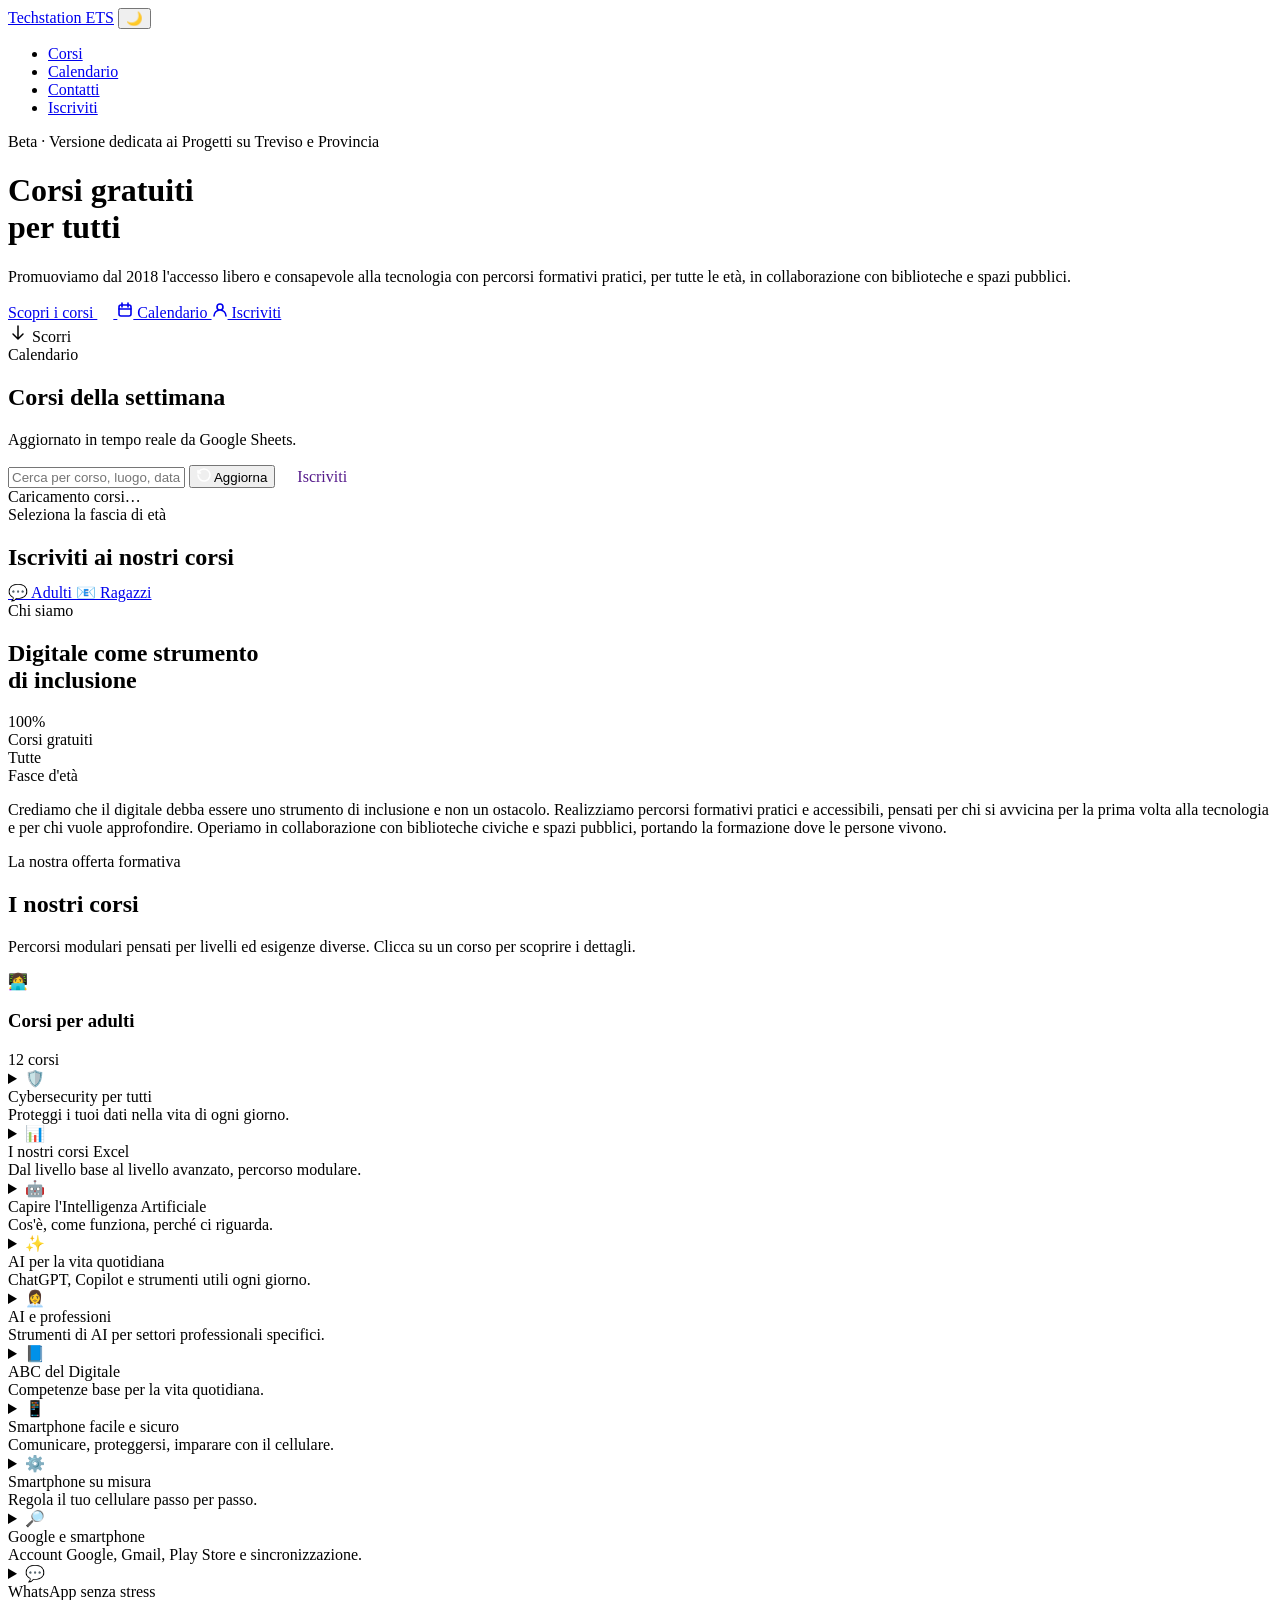
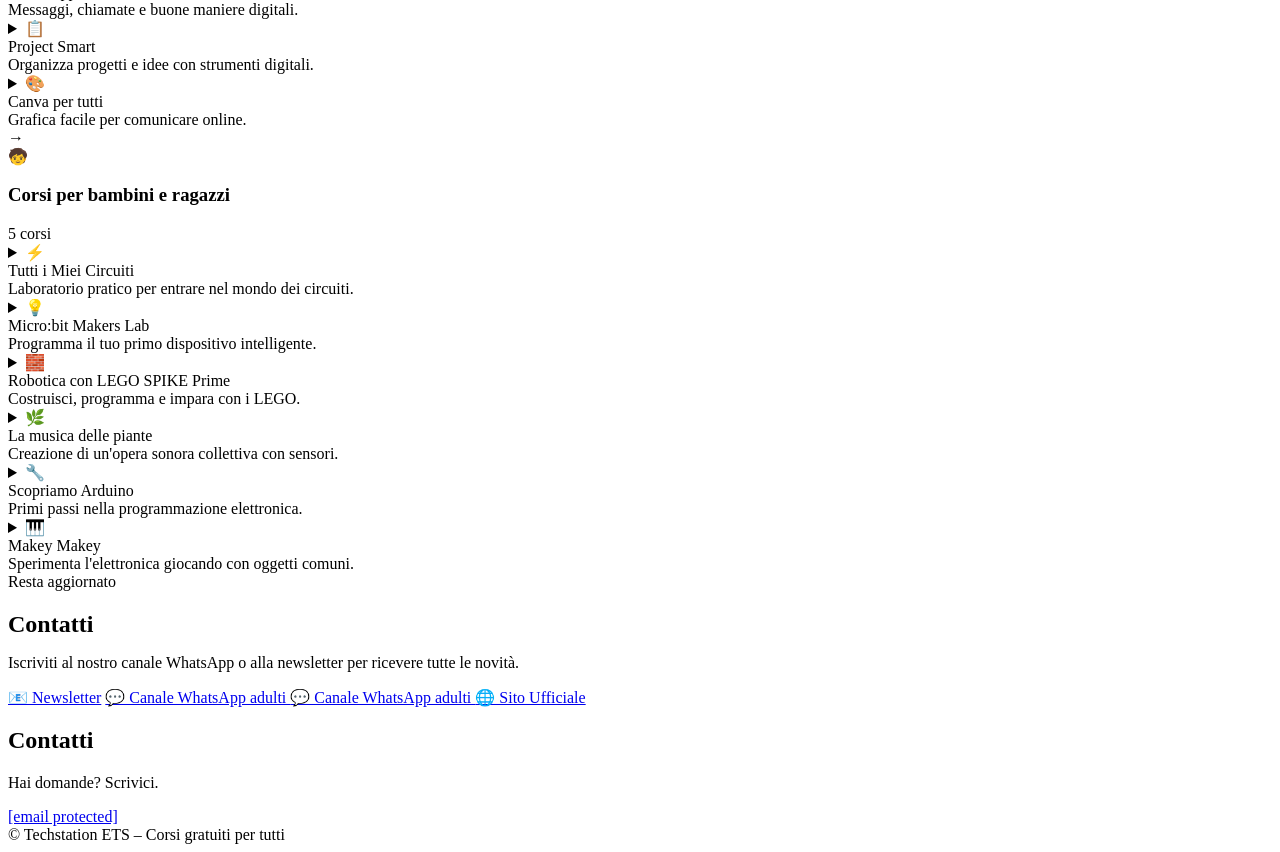
<file: index.html>
<!DOCTYPE html>
<html lang="it">
<head>
<meta charset="UTF-8" />
<meta name="viewport" content="width=device-width, initial-scale=1" />
<title>Techstation ETS – Corsi gratuiti per tutti</title>
<link href="https://fonts.googleapis.com/css2?family=Manrope:wght@400;500;600;700;800&family=Plus+Jakarta+Sans:ital,wght@0,300;0,400;0,500;0,600;1,400&display=swap" rel="stylesheet">

</head>
<body>

<!-- NAV -->
<nav>
  <div class="nav-inner">
    <a href="#" class="nav-logo">Techstation ETS</a>
    <button id="theme-toggle-btn" class="theme-btn">🌙</button>
    <ul class="nav-links">
      <li><a href="#corsi">Corsi</a></li>
      <li><a href="#calendario">Calendario</a></li>
      <li><a href="#contatti">Contatti</a></li>
      <li><a href="#subscribe" class="nav-iscriviti">Iscriviti</a></li>
    </ul>
  </div>
</nav>

<!-- HERO -->
<header class="hero">
  <div class="hero-orb hero-orb-1"></div>
  <div class="hero-orb hero-orb-2"></div>
  <div class="hero-inner fade-up">
    <div class="beta-badge">Beta · Versione dedicata ai Progetti su Treviso e Provincia</div>
    <h1>Corsi gratuiti<br>per tutti</h1>
    <p class="hero-sub">
      Promuoviamo dal 2018 l'accesso libero e consapevole alla tecnologia con percorsi formativi
      pratici, per tutte le età, in collaborazione con biblioteche e spazi pubblici.
    </p>
    <div class="hero-cta-group">
      <a href="#corsi" class="hero-cta">
        Scopri i corsi
        <svg width="16" height="16" viewBox="0 0 16 16" fill="none">
          <path d="M3 8h10M9 4l4 4-4 4" stroke="white" stroke-width="1.8" stroke-linecap="round" stroke-linejoin="round"/>
        </svg>
      </a>
      
      <a href="#calendario" class="hero-cta-secondary">
        <svg width="16" height="16" viewBox="0 0 16 16" fill="none">
          <rect x="2" y="3" width="12" height="11" rx="2" stroke="currentColor" stroke-width="1.6"/>
          <path d="M2 7h12M5 1v4M11 1v4" stroke="currentColor" stroke-width="1.6" stroke-linecap="round"/>
        </svg>
        Calendario
      </a>
      <a href="#subscribe" class="hero-cta-ghost">
        <svg width="16" height="16" viewBox="0 0 16 16" fill="none">
          <path d="M8 2a3 3 0 1 1 0 6 3 3 0 0 1 0-6zM2 14c0-3.3 2.7-6 6-6s6 2.7 6 6" stroke="currentColor" stroke-width="1.6" stroke-linecap="round"/>
        </svg>
        Iscriviti
      </a>
    </div>
  </div>
  <div class="scroll-hint">
    <svg width="20" height="20" viewBox="0 0 20 20" fill="none">
      <path d="M10 4v12M5 12l5 5 5-5" stroke="currentColor" stroke-width="1.5" stroke-linecap="round" stroke-linejoin="round"/>
    </svg>
    Scorri
  </div>
</header>

<main class="container">




<!-- CALENDARIO -->
  <section class="section" id="calendario">
    <div class="section-label">Calendario</div>
    <h2 class="section-title">Corsi della settimana</h2>
    <p class="section-subtitle">Aggiornato in tempo reale da Google Sheets.</p>

    <div class="schedule-wrap">
      <div class="schedule-toolbar">
        <input type="text" id="searchInput" class="search-input" placeholder="Cerca per corso, luogo, data…">
        <button class="refresh-btn" onclick="fetchData()">
          <svg width="14" height="14" viewBox="0 0 14 14" fill="none">
            <path d="M1 7a6 6 0 1 0 1.1-3.5M1 2.5V5h2.5" stroke="white" stroke-width="1.6" stroke-linecap="round" stroke-linejoin="round" />
          </svg>
          Aggiorna
        </button>
        <a href="" class="refresh-btn" style="text-decoration:none;">
          <svg width="14" height="14" viewBox="0 0 14 14" fill="none">
            <path d="M7 1.5a2.5 2.5 0 1 1 0 5 2.5 2.5 0 0 1 0-5zM1.5 12.5c0-3 2.5-5 5.5-5s5.5 2 5.5 5" stroke="white" stroke-width="1.6" stroke-linecap="round"/>
          </svg>
          Iscriviti
        </a>
      </div>
      <div class="result-count" id="resultCount"></div>
      <div class="schedule-table-wrap" id="content">
        <div class="loading-state">
          <div class="loading-spinner"></div>
          Caricamento corsi…
        </div>
      </div>
      <div class="last-update" id="lastUpdate"></div>
    </div>
  </section>

  <div class="divider"></div>

    <!-- CTA e iscrizioni  -->
  <section class="section" id="subscribe">
    <div class="cta-section">
      <div class="section-label">Seleziona la fascia di età</div>
      <h2 class="section-title" style="margin-bottom:12px;">Iscriviti ai nostri corsi</h2>
      <div class="cta-btns" >
        <a href="https://forms.gle/gFopu4ahMNua4STX9" class="cta-btn cta-btn-primary">💬 Adulti </a>
        <a href="https://forms.gle/iayz3VZEns1oNy2A9" class="cta-btn cta-btn-primary">📧 Ragazzi </a>        
      </div>
           </div>
  </section>

  
  <!-- CHI SIAMO -->
  <section class="section">
    <div class="section-label">Chi siamo</div>
    <h2 class="section-title">Digitale come strumento<br>di inclusione</h2>
    <div class="about-grid">
      <div class="about-stat"><div class="num">100%</div><div class="label">Corsi gratuiti</div></div>
      <div class="about-stat"><div class="num">Tutte</div><div class="label">Fasce d'età</div></div>
      <p class="about-text">
        Crediamo che il digitale debba essere uno strumento di inclusione e non un ostacolo. Realizziamo percorsi
        formativi pratici e accessibili, pensati per chi si avvicina per la prima volta alla tecnologia e per chi
        vuole approfondire. Operiamo in collaborazione con biblioteche civiche e spazi pubblici, portando la
        formazione dove le persone vivono.
      </p>
    </div>
  </section>

  <div class="divider"></div>

  <!-- CORSI -->
  <section class="section" id="corsi">
    <div class="section-label">La nostra offerta formativa</div>
    <h2 class="section-title">I nostri corsi</h2>
    <p class="section-subtitle">Percorsi modulari pensati per livelli ed esigenze diverse. Clicca su un corso per scoprire i dettagli.</p>

    <!-- ADULTI -->
    <div class="category-block">
      <div class="category-header">
        <div class="category-icon">👩‍💻</div>
        <h3>Corsi per adulti</h3>
        <span class="category-count">12 corsi</span>
      </div>
      <div class="course-grid">

        <details class="course-card accordion">
          <summary class="course-card-inner">
            <span class="course-emoji">🛡️</span>
            <div class="course-name">Cybersecurity per tutti</div>
            <div class="course-desc">Proteggi i tuoi dati nella vita di ogni giorno.</div>
          </summary>
          <div class="accordion-content">
            <p>
              <strong>Proteggi i tuoi dati nella vita di ogni giorno.</strong><br><br>
              Un corso per riconoscere le principali minacce online e adottare comportamenti sicuri
              nella navigazione, negli acquisti e nella comunicazione digitale.
            </p>
            <div class="detail-tags">
              <span class="tag">🚨 Truffe e phishing</span>
              <span class="tag">🔑 Password efficaci</span>
              <span class="tag">🌐 Navigazione sicura</span>
            </div>
          </div>
        </details>

        <details class="course-card accordion">
          <summary class="course-card-inner">
            <span class="course-emoji">📊</span>
            <div class="course-name">I nostri corsi Excel</div>
            <div class="course-desc">Dal livello base al livello avanzato, percorso modulare.</div>
          </summary>
          <div class="accordion-content">
            <p>
              <strong>Un percorso completo, dall'introduzione alle funzioni avanzate.</strong><br><br>
              La nostra offerta formativa su Excel è strutturata come un percorso progressivo, pensato per accompagnare
              ogni partecipante dal primo approccio fino alle funzionalità più avanzate di analisi e gestione dei dati.
              Si parte dai corsi introduttivi per imparare a orientarsi, inserire dati e usare le prime formule; si
              prosegue con il livello base, poi con quello intermedio (tabelle pivot, filtri avanzati) e infine con il
              livello avanzato (CERCA.X e funzioni di collegamento tra dati).
            </p>
            <div class="detail-tags">
              <span class="tag">🎯 Percorso modulare</span>
              <span class="tag">📈 Crescita progressiva</span>
              <span class="tag">🛠️ Approccio pratico</span>
            </div>
          </div>
        </details>

        <details class="course-card accordion">
          <summary class="course-card-inner">
            <span class="course-emoji">🤖</span>
            <div class="course-name">Capire l'Intelligenza Artificiale</div>
            <div class="course-desc">Cos'è, come funziona, perché ci riguarda.</div>
          </summary>
          <div class="accordion-content">
            <p>
              <strong>Cos'è, come funziona, perché ci riguarda.</strong><br><br>
              Un incontro divulgativo per comprendere in modo chiaro cosa sia l'AI e come sta trasformando
              lavoro e vita quotidiana. Concetti spiegati in modo semplice, con focus sugli impatti concreti.
            </p>
            <div class="detail-tags">
              <span class="tag">🔎 Concetti semplici</span>
              <span class="tag">💼 Impatti concreti</span>
              <span class="tag">⚖️ Opportunità e limiti</span>
            </div>
          </div>
        </details>

        <details class="course-card accordion">
          <summary class="course-card-inner">
            <span class="course-emoji">✨</span>
            <div class="course-name">AI per la vita quotidiana</div>
            <div class="course-desc">ChatGPT, Copilot e strumenti utili ogni giorno.</div>
          </summary>
          <div class="accordion-content">
            <p>
              <strong>ChatGPT, Copilot e strumenti utili.</strong><br><br>
              Un laboratorio pratico per imparare a utilizzare strumenti di intelligenza artificiale
              nella vita di tutti i giorni: scrivere testi, ottenere supporto nello studio e nel lavoro,
              usarli in modo consapevole e strategico.
            </p>
            <div class="detail-tags">
              <span class="tag">✍️ Scrittura e testi</span>
              <span class="tag">📊 Studio e lavoro</span>
              <span class="tag">⚙️ Uso consapevole</span>
            </div>
          </div>
        </details>

        <details class="course-card accordion">
          <summary class="course-card-inner">
            <span class="course-emoji">👩‍💼</span>
            <div class="course-name">AI e professioni</div>
            <div class="course-desc">Strumenti di AI per settori professionali specifici.</div>
          </summary>
          <div class="accordion-content">
            <p>
              <strong>Strumenti per settori specifici.</strong><br><br>
              Un corso dedicato a chi vuole integrare l'AI nel proprio ambito professionale.
              Applicazioni concrete, automazione e ottimizzazione dei flussi di lavoro, casi reali.
            </p>
            <div class="detail-tags">
              <span class="tag">📂 Applicazioni concrete</span>
              <span class="tag">🛠️ Automazione</span>
              <span class="tag">🎯 Casi reali</span>
            </div>
          </div>
        </details>

        <details class="course-card accordion">
          <summary class="course-card-inner">
            <span class="course-emoji">📘</span>
            <div class="course-name">ABC del Digitale</div>
            <div class="course-desc">Competenze base per la vita quotidiana.</div>
          </summary>
          <div class="accordion-content">
            <p>
              <strong>Competenze base per la vita quotidiana.</strong><br><br>
              Un corso introduttivo pensato per acquisire sicurezza nell'uso di computer, internet
              e strumenti digitali essenziali. Navigare in sicurezza, usare email e orientarsi
              nel mondo digitale con autonomia.
            </p>
            <div class="detail-tags">
              <span class="tag">🌐 Navigazione sicura</span>
              <span class="tag">📧 Email e strumenti base</span>
              <span class="tag">🧭 Autonomia digitale</span>
            </div>
          </div>
        </details>

        <details class="course-card accordion">
          <summary class="course-card-inner">
            <span class="course-emoji">📱</span>
            <div class="course-name">Smartphone facile e sicuro</div>
            <div class="course-desc">Comunicare, proteggersi, imparare con il cellulare.</div>
          </summary>
          <div class="accordion-content">
            <p>
              <strong>Comunicare, proteggersi, imparare.</strong><br><br>
              Un percorso pratico per usare lo smartphone con maggiore autonomia e sicurezza.
              Funzioni essenziali, privacy, protezione dati e app utili spiegati passo per passo.
            </p>
            <div class="detail-tags">
              <span class="tag">💬 Funzioni essenziali</span>
              <span class="tag">🔐 Privacy e dati</span>
              <span class="tag">📲 App utili</span>
            </div>
          </div>
        </details>

        <details class="course-card accordion">
          <summary class="course-card-inner">
            <span class="course-emoji">⚙️</span>
            <div class="course-name">Smartphone su misura</div>
            <div class="course-desc">Regola il tuo cellulare passo per passo.</div>
          </summary>
          <div class="accordion-content">
            <p>
              <strong>Regola il tuo cellulare passo per passo.</strong><br><br>
              Imparare a personalizzare impostazioni, notifiche e sicurezza.
              Configurazioni guidate per avere maggiore controllo del proprio dispositivo.
            </p>
            <div class="detail-tags">
              <span class="tag">🔧 Configurazioni guidate</span>
              <span class="tag">🔔 Notifiche</span>
              <span class="tag">🛡️ Controllo totale</span>
            </div>
          </div>
        </details>

        <details class="course-card accordion">
          <summary class="course-card-inner">
            <span class="course-emoji">🔎</span>
            <div class="course-name">Google e smartphone</div>
            <div class="course-desc">Account Google, Gmail, Play Store e sincronizzazione.</div>
          </summary>
          <div class="accordion-content">
            <p>
              <strong>Le basi per gestirlo in tranquillità.</strong><br><br>
              Account Google, Gmail, Play Store e sincronizzazione spiegati con chiarezza.
              Gestione account, email, calendario, archiviazione e backup.
            </p>
            <div class="detail-tags">
              <span class="tag">☁️ Gestione account</span>
              <span class="tag">📩 Email e calendario</span>
              <span class="tag">📦 Backup e archiviazione</span>
            </div>
          </div>
        </details>


        <details class="course-card accordion">
          <summary class="course-card-inner">
            <span class="course-emoji">💬</span>
            <div class="course-name">WhatsApp senza stress</div>
            <div class="course-desc">Messaggi, chiamate e buone maniere digitali.</div>
          </summary>
          <div class="accordion-content">
            <p>
              <strong>Messaggi, chiamate e buone maniere digitali.</strong><br><br>
              Un incontro dedicato a imparare a usare WhatsApp in modo semplice e corretto,
              evitando errori e confusione nei gruppi. Invio di foto, gestione dei gruppi, privacy e sicurezza.
            </p>
            <div class="detail-tags">
              <span class="tag">📸 Foto e documenti</span>
              <span class="tag">👥 Gestione gruppi</span>
              <span class="tag">🔐 Privacy</span>
            </div>
          </div>
        </details>
<!-- 
        <details class="course-card accordion">
          <summary class="course-card-inner">
            <span class="course-emoji">📰</span>
            <div class="course-name">Le Fake News</div>
            <div class="course-desc">Riconoscerle, combatterle, capirne l'origine.</div>
          </summary>
          <div class="accordion-content">
            <p>
              <strong>Come si originano, come identificarle e combatterle.</strong><br><br>
              Strumenti concreti per riconoscere notizie false e disinformazione.
              Verifica delle fonti, dinamiche dei social e pensiero critico.
            </p>
            <div class="detail-tags">
              <span class="tag">🔎 Verifica fonti</span>
              <span class="tag">📲 Social e viralità</span>
              <span class="tag">🧠 Pensiero critico</span>
            </div>
          </div>
        </details>
-->
        <details class="course-card accordion">
          <summary class="course-card-inner">
            <span class="course-emoji">📋</span>
            <div class="course-name">Project Smart</div>
            <div class="course-desc">Organizza progetti e idee con strumenti digitali.</div>
          </summary>
          <div class="accordion-content">
            <p>
              <strong>Organizzare progetti e idee con strumenti digitali.</strong><br><br>
              Strumenti pratici per pianificare attività e collaborare online.
              Pianificazione efficace, condivisione e obiettivi chiari.
            </p>
            <div class="detail-tags">
              <span class="tag">🗓️ Pianificazione</span>
              <span class="tag">📂 Condivisione</span>
              <span class="tag">🎯 Obiettivi</span>
            </div>
          </div>
        </details>

        <details class="course-card accordion">
          <summary class="course-card-inner">
            <span class="course-emoji">🎨</span>
            <div class="course-name">Canva per tutti</div>
            <div class="course-desc">Grafica facile per comunicare online.</div>
          </summary>
          <div class="accordion-content">
            <p>
              <strong>Grafica facile per comunicare online.</strong><br><br>
              Creare grafiche, locandine e contenuti social in modo semplice.
              Template pronti, personalizzazione creativa e condivisione immediata.
            </p>
            <div class="detail-tags">
              <span class="tag">🖼️ Template pronti</span>
              <span class="tag">✏️ Creatività</span>
              <span class="tag">📲 Condivisione</span>
            </div>
          </div>
        </details>

      

          <span class="course-arrow">→</span>
        </a>

      </div>
    </div>

    <!-- KIDS -->
    <div class="category-block">
      <div class="category-header">
        <div class="category-icon">🧒</div>
        <h3>Corsi per bambini e ragazzi</h3>
        <span class="category-count">5 corsi</span>
      </div>
      <div class="course-grid">

        <details class="course-card accordion">
          <summary class="course-card-inner">
            <span class="course-emoji">⚡</span>
            <div class="course-name">Tutti i Miei Circuiti</div>
            <div class="course-desc">Laboratorio pratico per entrare nel mondo dei circuiti.</div>
          </summary>
          <div class="accordion-content">
            <p>
              <strong>Un laboratorio pratico per entrare nel mondo dei circuiti elettrici ed elettronici.</strong><br><br>
              Tra fili, batterie, LED e piccoli componenti, i partecipanti impareranno come funziona un circuito,
              come si accende una luce e come dare energia alle proprie idee. Sperimentazione diretta,
              comprensione dei concetti base (corrente, collegamenti, polarità) e costruzione di piccoli progetti funzionanti.
              Un percorso perfetto per sviluppare logica, manualità e spirito di scoperta.
            </p>
            <div class="detail-tags">
              <span class="tag">🔎 Sperimentazione</span>
              <span class="tag">💡 Corrente e polarità</span>
              <span class="tag">🛠️ Progetti funzionanti</span>
            </div>
          </div>
        </details>


  <details class="course-card accordion">
          <summary class="course-card-inner">
            <span class="course-emoji">💡</span>
            <div class="course-name">Micro:bit Makers Lab</div>
            <div class="course-desc">Programma il tuo primo dispositivo intelligente.</div>
          </summary>
          <div class="accordion-content">
            <p>
              <strong>Programma il tuo primo dispositivo intelligente.</strong><br><br>
              Coding ed elettronica con sensori e LED. Programmazione visuale,
              esperimenti interattivi e creatività digitale.
            </p>
            <div class="detail-tags">
              <span class="tag">💻 Programmazione visuale</span>
              <span class="tag">🔁 Esperimenti</span>
              <span class="tag">🚀 Creatività digitale</span>
            </div>
          </div>
        </details>


        <details class="course-card accordion">
          <summary class="course-card-inner">
            <span class="course-emoji">🧱</span>
            <div class="course-name">Robotica con LEGO SPIKE Prime</div>
            <div class="course-desc">Costruisci, programma e impara con i LEGO.</div>
          </summary>
          <div class="accordion-content">
            <p>
              <strong>Costruisci, programma, impara.</strong><br><br>
              Laboratorio di robotica educativa per costruire e programmare robot.
              Costruzione meccanica, programmazione e sfide creative per imparare
              i principi dell'ingegneria giocando.
            </p>
            <div class="detail-tags">
              <span class="tag">⚙️ Costruzione meccanica</span>
              <span class="tag">💻 Programmazione</span>
              <span class="tag">🏁 Sfide creative</span>
            </div>
          </div>
        </details>

        <details class="course-card accordion">
          <summary class="course-card-inner">
            <span class="course-emoji">🌿</span>
            <div class="course-name">La musica delle piante</div>
            <div class="course-desc">Creazione di un'opera sonora collettiva con sensori.</div>
          </summary>
          <div class="accordion-content">
            <p>
              <strong>Creazione di un'opera sonora collettiva.</strong><br><br>
              Un laboratorio che unisce natura, tecnologia e suono.
              Sensori e segnali naturali, composizione condivisa ed esperienza immersiva
              per scoprire che la tecnologia è ovunque, anche nel mondo naturale.
            </p>
            <div class="detail-tags">
              <span class="tag">🌱 Sensori naturali</span>
              <span class="tag">🎼 Composizione condivisa</span>
              <span class="tag">🎧 Esperienza immersiva</span>
            </div>
          </div>
        </details>

        <details class="course-card accordion">
          <summary class="course-card-inner">
            <span class="course-emoji">🔧</span>
            <div class="course-name">Scopriamo Arduino</div>
            <div class="course-desc">Primi passi nella programmazione elettronica.</div>
          </summary>
          <div class="accordion-content">
            <p>
              <strong>Primi passi nella programmazione elettronica.</strong><br><br>
              Introduzione alla piattaforma Arduino e ai suoi utilizzi.
              Circuiti, sensori, programmazione base e costruzione di prototipi creativi.
            </p>
            <div class="detail-tags">
              <span class="tag">⚡ Circuiti e sensori</span>
              <span class="tag">💻 Programmazione base</span>
              <span class="tag">🛠️ Prototipi creativi</span>
            </div>
          </div>
        </details>

        <details class="course-card accordion">
          <summary class="course-card-inner">
            <span class="course-emoji">🎹</span>
            <div class="course-name">Makey Makey</div>
            <div class="course-desc">Sperimenta l'elettronica giocando con oggetti comuni.</div>
          </summary>
          <div class="accordion-content">
            <p>
              <strong>Sperimenta l'elettronica giocando.</strong><br><br>
              Trasforma oggetti comuni in strumenti interattivi.
              Conducibilità, giochi, musica e creatività tecnologica: scopri che qualsiasi cosa
              può diventare un controller.
            </p>
            <div class="detail-tags">
              <span class="tag">⚡ Conducibilità</span>
              <span class="tag">🎮 Giochi e musica</span>
              <span class="tag">🧠 Creatività tecnologica</span>
            </div>
          </div>
        </details>

      </div>
    </div>
  </section>

  <div class="divider"></div>


  <!-- CONTATTI -->
  <section class="section" id="contatti">
    <div class="cta-section">
      <div class="section-label">Resta aggiornato</div>
      <h2 class="section-title" style="margin-bottom:12px;">Contatti</h2>
      <div class="cta-btns" >
         <p>Iscriviti al nostro canale WhatsApp o alla newsletter per ricevere tutte le novità.</p>
      <div class="cta-btns">
        <a href="#" class="cta-btn cta-btn-primary">📧 Newsletter</a>
        <a href="#" class="cta-btn cta-btn-ghost">💬 Canale WhatsApp adulti </a>
         <a href="#" class="cta-btn cta-btn-ghost">💬 Canale WhatsApp adulti </a>
        
           <a href="https://techstationpadova.it/" class="cta-btn cta-btn-ghost">🌐 Sito Ufficiale </a>
      </div> 
      <div class="contacts-section">
      <div>
        <h2>Contatti</h2>
        <p style="color:var(--text-muted); margin-top:4px;">Hai domande? Scrivici.</p>
      </div>
      <a href="/cdn-cgi/l/email-protection#620b0c040d221607010a111603160b0d0c0716114c0b16" class="contact-email"><span class="__cf_email__" data-cfemail="afc6c1c9c0efdbcaccc7dcdbcedbc6c0c1cadbdc81c6db">[email&#160;protected]</span></a>
    </div>
  </section>       
      </div>
           </div>
  </section>


  
  

</main>

<footer>
  © Techstation ETS – Corsi gratuiti per tutti
</footer>

</body>
</html>
</file>
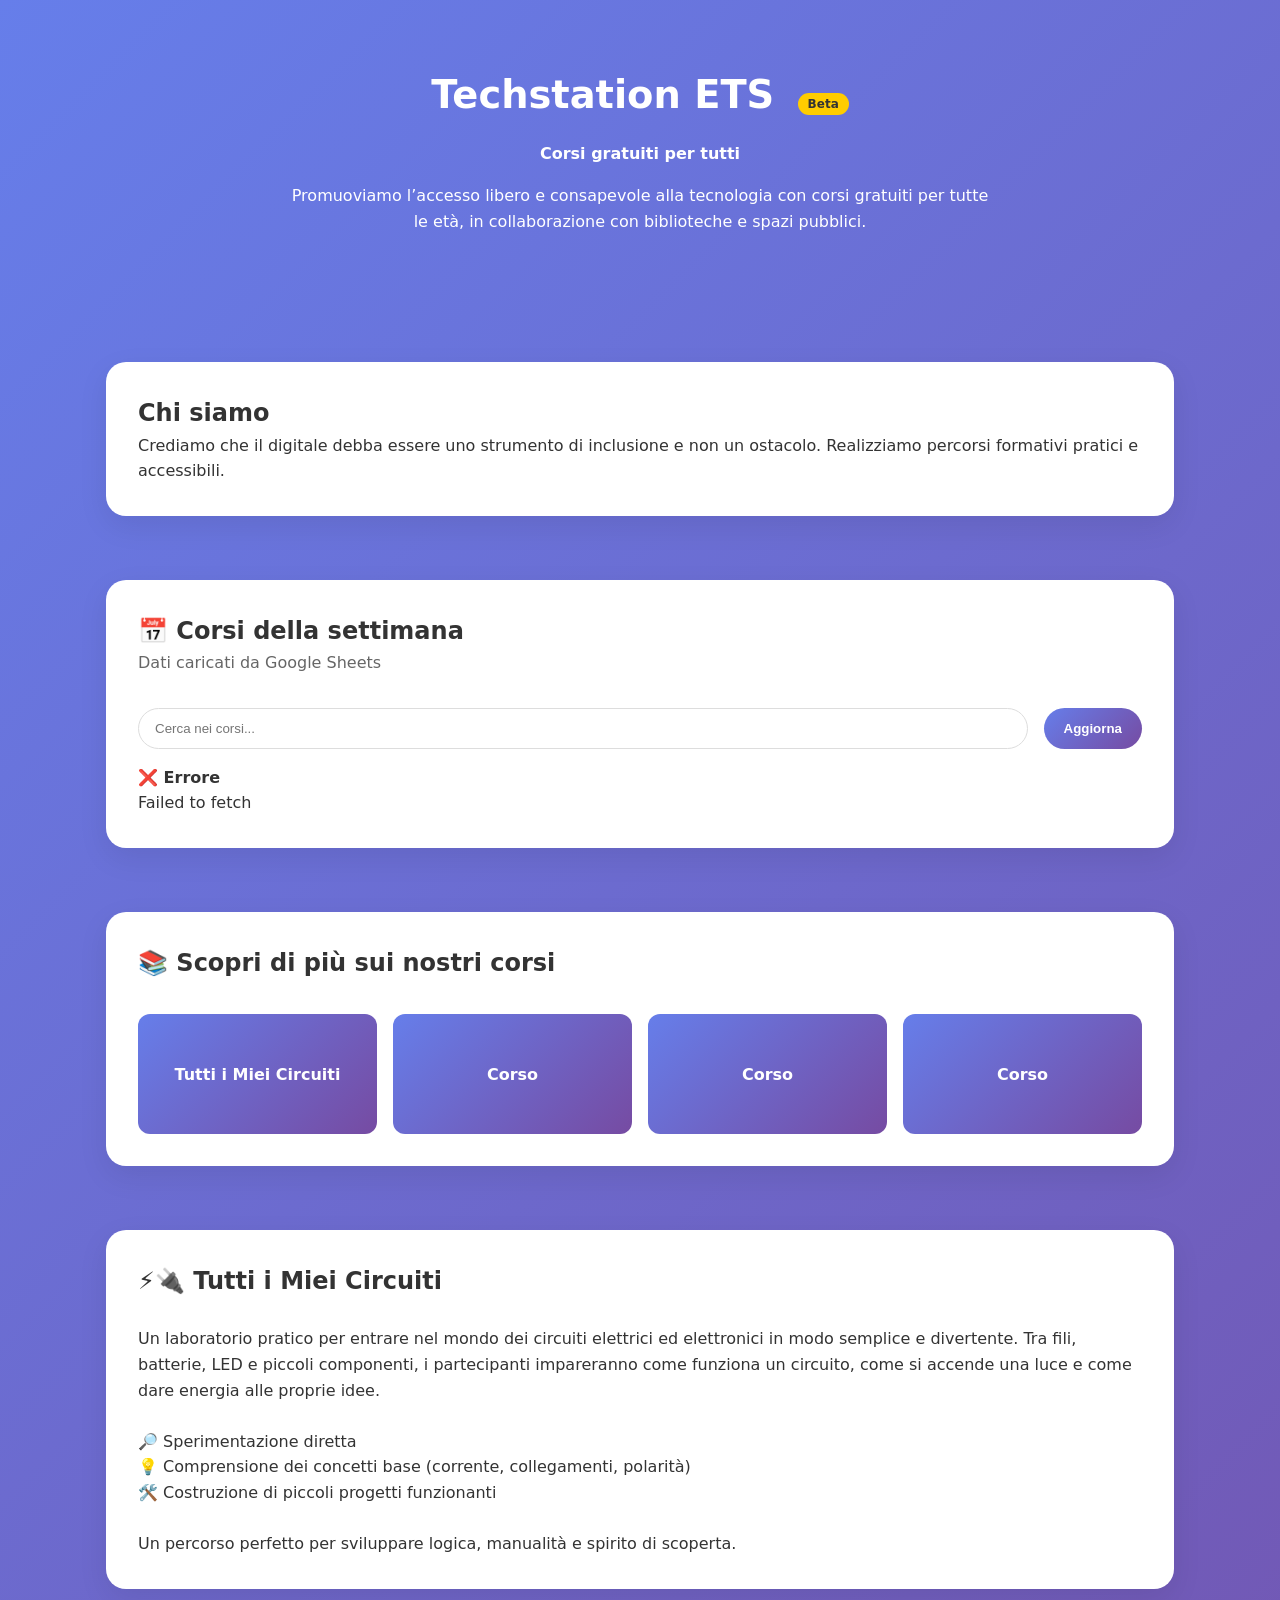
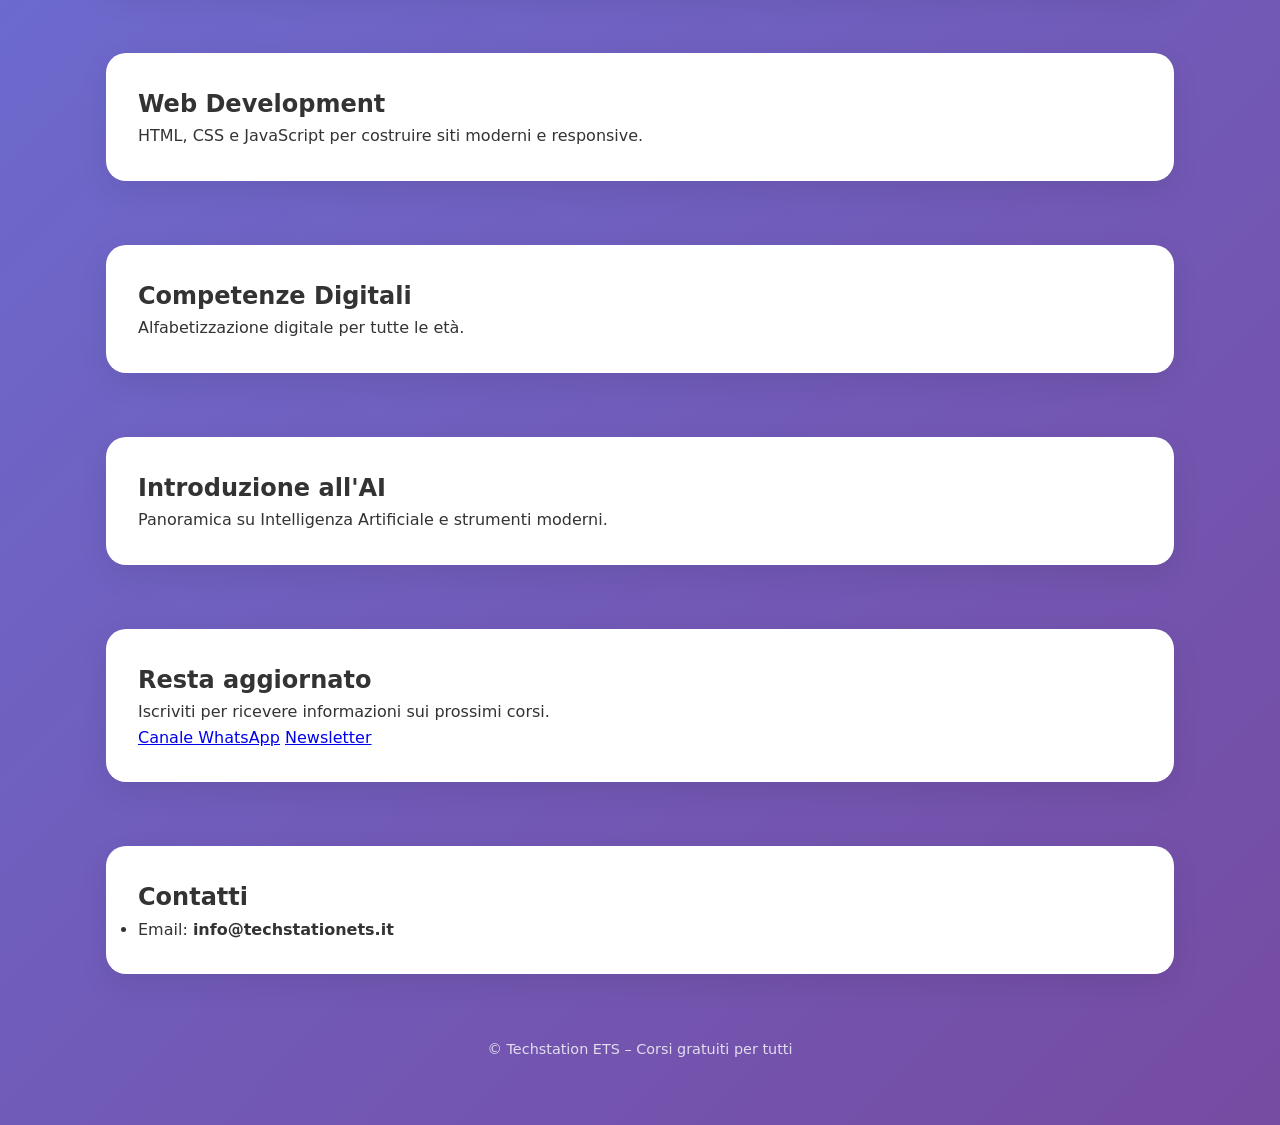
<file: indexv6.html>
<!DOCTYPE html>
<html lang="it">
<head>
<meta charset="UTF-8" />
<title>Techstation ETS – Corsi gratuiti per tutti</title>
<meta name="viewport" content="width=device-width, initial-scale=1" />

<style>
:root {
  --primary: #667eea;
  --primary-dark: #764ba2;
  --bg-gradient: linear-gradient(135deg, #667eea 0%, #764ba2 100%);
  --white: #ffffff;

  --space-xs: 8px;
  --space-sm: 16px;
  --space-md: 32px;
  --space-lg: 64px;

  --radius-lg: 20px;
  --radius-md: 12px;

  --shadow-soft: 0 10px 30px rgba(0,0,0,0.08);
}

* {
  margin: 0;
  padding: 0;
  box-sizing: border-box;
}

html {
  scroll-behavior: smooth;
}

body {
  font-family: 'Segoe UI', system-ui, sans-serif;
  background: var(--bg-gradient);
  line-height: 1.6;
  color: #333;
}

.container {
  max-width: 1100px;
  margin: 0 auto;
  padding: 0 var(--space-sm);
}

section {
  margin-top: var(--space-lg);
}

/* HERO */
.hero {
  padding: var(--space-lg) 0;
  text-align: center;
  color: white;
}

.hero h1 {
  font-size: 2.4rem;
  font-weight: 700;
}

.hero p {
  margin-top: var(--space-sm);
  max-width: 700px;
  margin-left: auto;
  margin-right: auto;
}

.beta-badge {
  background: #ffcc00;
  color: #333;
  padding: 4px 10px;
  border-radius: 20px;
  font-size: 12px;
  margin-left: 10px;
  font-weight: 600;
}

/* GENERIC WHITE SECTION */
.about,
.data-section,
.course-grid,
.cta,
.course-detail,
.contacts {
  background: white;
  padding: var(--space-md);
  border-radius: var(--radius-lg);
  box-shadow: var(--shadow-soft);
}

/* DATA SECTION */
.subtitle {
  color: #666;
  margin-bottom: var(--space-md);
}

.controls {
  display: flex;
  gap: var(--space-sm);
  flex-wrap: wrap;
  margin-bottom: var(--space-sm);
}

input[type="text"] {
  padding: 12px 16px;
  border-radius: 25px;
  border: 1px solid #ddd;
  flex: 1;
  min-width: 220px;
}

input[type="text"]:focus {
  outline: none;
  border-color: var(--primary);
  box-shadow: 0 0 0 3px rgba(102,126,234,0.2);
}

button {
  padding: 12px 20px;
  border-radius: 25px;
  border: none;
  cursor: pointer;
  font-weight: 600;
  background: var(--bg-gradient);
  color: white;
  transition: 0.2s ease;
}

button:hover {
  transform: translateY(-2px);
  box-shadow: 0 5px 15px rgba(0,0,0,0.2);
}

#resultCount {
  margin-bottom: var(--space-sm);
  font-size: 0.9rem;
  color: #666;
}

/* TABLE */
table {
  width: 100%;
  border-collapse: collapse;
  margin-top: var(--space-sm);
}

thead {
  background: var(--bg-gradient);
  color: white;
  position: sticky;
  top: 0;
  z-index: 2;
}

th, td {
  padding: 12px;
  text-align: left;
  font-size: 0.9rem;
}

td {
  border-bottom: 1px solid rgba(0,0,0,0.05);
}

tbody tr:hover {
  background: #f4f6ff;
  transition: 0.2s;
}

td a {
  color: var(--primary);
  font-weight: 500;
}

/* COURSE GRID */
.course-buttons {
  display: grid;
  grid-template-columns: repeat(auto-fit, minmax(180px, 1fr));
  gap: var(--space-sm);
  margin-top: var(--space-md);
}

.course-card {
  background: var(--bg-gradient);
  color: white;
  text-decoration: none;
  padding: var(--space-md);
  border-radius: var(--radius-md);
  font-weight: 600;
  text-align: center;
  transition: 0.2s ease;
  display: flex;
  align-items: center;
  justify-content: center;
  min-height: 120px;
}

.course-card:hover {
  transform: translateY(-4px);
  box-shadow: 0 8px 20px rgba(0,0,0,0.2);
}

footer {
  text-align: center;
  margin: var(--space-lg) 0;
  color: rgba(255,255,255,0.8);
  font-size: 0.9rem;
}


</style>
</head>
<body>

<header class="hero">
  <div class="container">
    <h1>Techstation ETS <span class="beta-badge">Beta</span></h1>
    <p><strong>Corsi gratuiti per tutti</strong></p>
    <p>
      Promuoviamo l’accesso libero e consapevole alla tecnologia con corsi gratuiti
      per tutte le età, in collaborazione con biblioteche e spazi pubblici.
    </p>
  </div>
</header>

<main class="container">

<section class="about">
  <h2>Chi siamo</h2>
  <p>
    Crediamo che il digitale debba essere uno strumento di inclusione e non un ostacolo.
    Realizziamo percorsi formativi pratici e accessibili.
  </p>
</section>

<section class="data-section">
  <h2>📅 Corsi della settimana</h2>
  <p class="subtitle">Dati caricati da Google Sheets</p>

  <div class="controls">
    <input type="text" id="searchInput" placeholder="Cerca nei corsi...">
    <button onclick="fetchData()">Aggiorna</button>
  </div>

  <p id="resultCount"></p>
  <div id="content"></div>
  <p id="lastUpdate"></p>
</section>

<!-- NUOVA SEZIONE -->
<section class="course-grid">
  <h2>📚 Scopri di più sui nostri corsi</h2>

  <div class="course-buttons">
    <a href="#corso-sql" class="course-card">Tutti i Miei Circuiti</a>
    <a href="#corso-web" class="course-card">Corso</a>
    <a href="#corso-digital" class="course-card">Corso</a>
    <a href="#corso-ai" class="course-card">Corso</a>
  </div>
</section>

<!-- SEZIONI DETTAGLIO -->
<section id="corso-sql" class="course-detail">
  <h2>⚡🔌 Tutti i Miei Circuiti</h2>
  <br>
  <p>
  Un laboratorio pratico per entrare nel mondo dei circuiti elettrici ed elettronici in modo semplice e divertente.
Tra fili, batterie, LED e piccoli componenti, i partecipanti impareranno come funziona un circuito, come si accende una luce e come dare energia alle proprie idee. <br> <br>

🔎 Sperimentazione diretta <br>
💡 Comprensione dei concetti base (corrente, collegamenti, polarità) <br>
🛠️ Costruzione di piccoli progetti funzionanti <br> <br>

Un percorso perfetto per sviluppare logica, manualità e spirito di scoperta.
  </p>
</section>

<section id="corso-web" class="course-detail">
  <h2>Web Development</h2>
  <p>
    HTML, CSS e JavaScript per costruire siti moderni e responsive.
  </p>
</section>

<section id="corso-digital" class="course-detail">
  <h2>Competenze Digitali</h2>
  <p>
    Alfabetizzazione digitale per tutte le età.
  </p>
</section>

<section id="corso-ai" class="course-detail">
  <h2>Introduzione all'AI</h2>
  <p>
    Panoramica su Intelligenza Artificiale e strumenti moderni.
  </p>
</section>

<section class="cta">
  <h2>Resta aggiornato</h2>
  <p>Iscriviti per ricevere informazioni sui prossimi corsi.</p>
  <div class="subscription-options">
    <a href="#">Canale WhatsApp</a>
    <a href="#">Newsletter</a>
  </div>
</section>

<section class="contacts">
  <h2>Contatti</h2>
  <ul>
    <li>Email: <strong>info@techstationets.it</strong></li>
  </ul>
</section>

</main>

<footer>
© Techstation ETS – Corsi gratuiti per tutti
</footer>


   
</body>
</html>

<script>
        // ============================================
        // CONFIGURAZIONE - MODIFICA QUI IL TUO URL
        // ============================================
        const API_URL = 'https://script.google.com/macros/s/AKfycbwp2gclUaxy7XMocDWCJzTSHb3NGiqJeA01-ZryoRZNLQNqtwNSNFgC58dZhWL0e0rWzw/exec';

        let allData = [];
        let headers = [];

        // ============================================
        // FUNZIONE PRINCIPALE
        // ============================================
        async function fetchData() {
            const contentDiv = document.getElementById('content');
            contentDiv.innerHTML = '<div class="loading">Caricamento dati...</div>';

            try {
                const response = await fetch(API_URL);
                
                if (!response.ok) {
                    throw new Error('Errore HTTP: ' + response.status);
                }

                const data = await response.json();
                
                if (data.error) {
                    throw new Error(data.error);
                }

                headers = data.headers;
                allData = data.rows;

                displayData(headers, allData);
                document.getElementById('lastUpdate').textContent = 
                    'Ultimo aggiornamento: ' + data.lastUpdate;
                
            } catch (error) {
                console.error('Errore:', error);
                contentDiv.innerHTML = `
                    <div class="error">
                        <strong>❌ Errore</strong><br>
                        ${error.message}
                    </div>
                `;
            }
        }

        // ============================================
        // MOSTRA DATI - Gestisce link e testo
        // ============================================
        function displayData(headers, rows) {
    const contentDiv = document.getElementById('content');
    
    if (rows.length === 0) {
        contentDiv.innerHTML = '<div class="no-results">Nessun dato trovato</div>';
        return;
    }

    let html = '<table><thead><tr>';
    headers.forEach(header => {
        html += `<th>${escapeHtml(header)}</th>`;
    });
    html += '</tr></thead><tbody>';

    rows.forEach(row => {
        html += '<tr>';
        headers.forEach(header => {
            const cell = row[header];
            
            // Se è un'immagine
            if (cell && typeof cell === 'object' && cell.type === 'image') {
                html += `<td><img src="${cell.url}" alt="Immagine" style="max-width: 150px; max-height: 100px; border-radius: 5px; object-fit: cover;"></td>`;
            }
            // Se è un link
            else if (cell && typeof cell === 'object' && cell.type === 'link') {
                html += `<td><a href="${cell.url}" target="_blank">${escapeHtml(cell.text)}</a></td>`;
            }
            // Se è una stringa URL
            else if (typeof cell === 'string' && cell.match(/^https?:\/\//)) {
                // Controlla se è un'immagine per estensione
                if (cell.match(/\.(jpg|jpeg|png|gif|webp|svg)$/i)) {
                    html += `<td><img src="${cell}" alt="Immagine" style="max-width: 150px; max-height: 100px; border-radius: 5px; object-fit: cover;"></td>`;
                } else {
                    html += `<td><a href="${cell}" target="_blank">${escapeHtml(cell)}</a></td>`;
                }
            }
            // Testo normale
            else {
                html += `<td>${escapeHtml(cell !== null && cell !== undefined ? cell : '')}</td>`;
            }
        });
        html += '</tr>';
    });

    html += '</tbody></table>';
    contentDiv.innerHTML = html;
}
        // ============================================
        // UTILITY
        // ============================================
        function escapeHtml(text) {
            if (text === null || text === undefined) return '';
            const div = document.createElement('div');
            div.textContent = String(text);
            return div.innerHTML;
        }

        // ============================================
        // RICERCA
        // ============================================
        document.getElementById('searchInput').addEventListener('input', function(e) {
            const searchTerm = e.target.value.toLowerCase().trim();
            
            if (searchTerm === '') {
                displayData(headers, allData);
                return;
            }

            const filtered = allData.filter(row => {
                return Object.values(row).some(value => {
                    // Cerca sia nel testo che nell'URL se è un link
                    if (value && typeof value === 'object' && value.type === 'link') {
                        return value.text.toLowerCase().includes(searchTerm) || 
                               value.url.toLowerCase().includes(searchTerm);
                    }
                    return String(value).toLowerCase().includes(searchTerm);
                });
            });

            displayData(headers, filtered);
        });

        // ============================================
        // AVVIO
        // ============================================
        fetchData();
</script>
</file>
